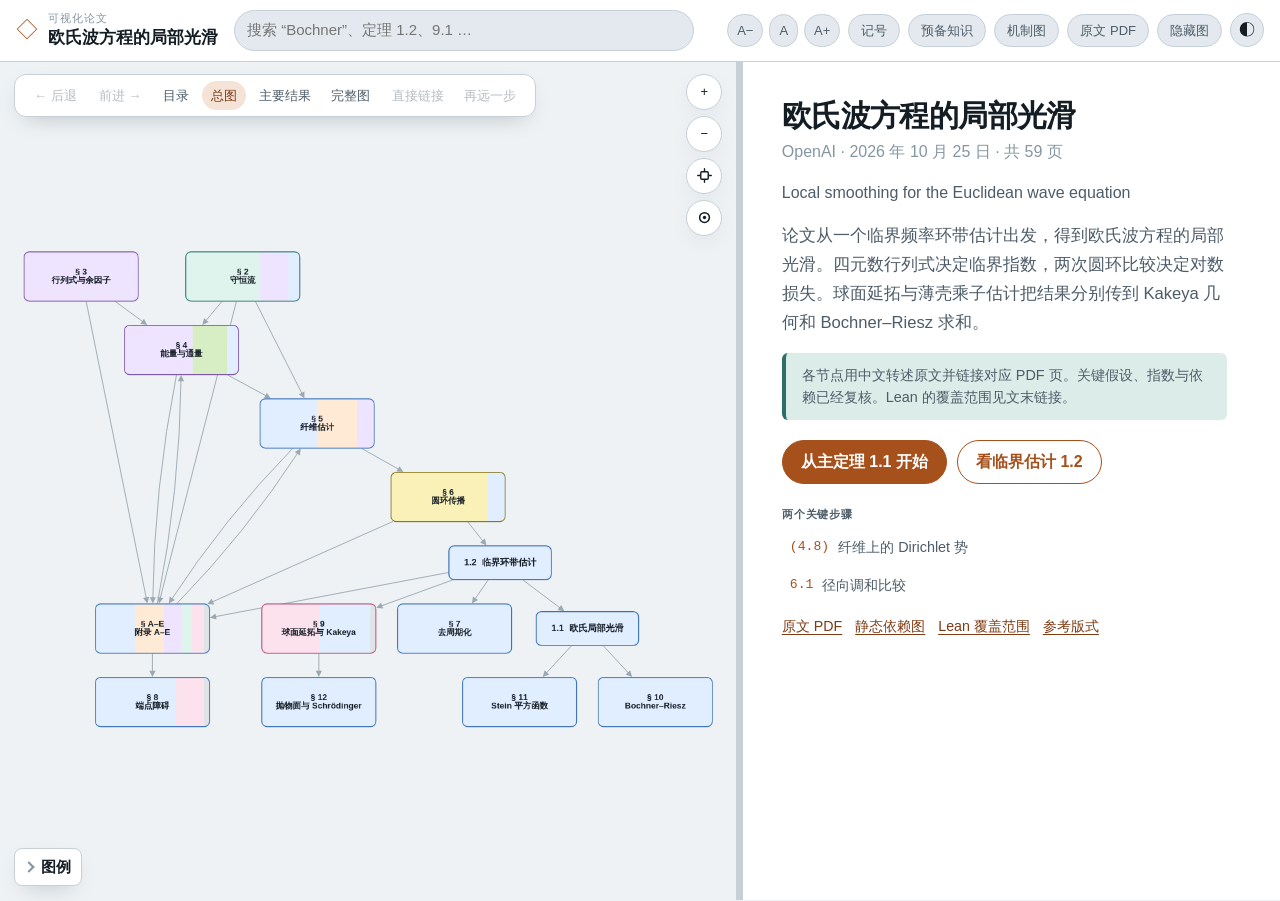
<file: index.html>
<!doctype html>
<html lang="zh-CN">
<head>
<meta charset="utf-8">
<meta name="viewport" content="width=device-width, initial-scale=1">
<meta http-equiv="Content-Security-Policy"
  content="default-src 'none'; script-src 'self' file:; style-src 'self' file: 'unsafe-inline'; img-src 'self' file: data:; font-src 'self' file:; form-action 'none'; base-uri 'none'">
<title>欧氏波方程的局部光滑 — 可视化论文</title>
<meta name="description" content="论文《Local smoothing for the Euclidean wave equation》的交互式可视化伴侣：证明依赖图、陈述、分步推导、记号与原文图解。">
<link rel="stylesheet" href="assets/vendor/katex.min.css">
<link rel="stylesheet" href="assets/style.css">
</head>
<body>
<a class="skip-link" href="#panel">跳到阅读面板</a>

<header class="topbar">
  <button type="button" class="topbar__brand" id="brand-home" aria-label="显示欢迎面板">
    <span class="topbar__mark" aria-hidden="true">◇</span>
    <span class="topbar__titles">
      <span class="topbar__kicker">可视化论文</span>
      <span class="topbar__title">欧氏波方程的局部光滑</span>
    </span>
  </button>

  <div class="topbar__search">
    <label class="sr-only" for="search-input">搜索标题、编号</label>
    <input id="search-input" type="text" placeholder="搜索 “Bochner”、定理 1.2、9.1 …" autocomplete="off">
    <div id="search-results" class="search-results" hidden></div>
  </div>

  <div class="topbar__actions">
    <div class="reading-size" role="group" aria-label="字号">
      <button type="button" class="reading-btn" id="text-smaller" title="缩小字号">A−</button>
      <button type="button" class="reading-btn" id="text-reset" title="重置字号">A</button>
      <button type="button" class="reading-btn" id="text-larger" title="放大字号">A+</button>
    </div>
    <button type="button" class="reading-btn" id="notation-btn" title="记号与符号">记号</button>
    <a class="reading-btn paper-link" id="prerequisites-link" href="prerequisites.html">预备知识</a>
    <button type="button" class="reading-btn" id="figures-btn" title="机制图">机制图</button>
    <a class="reading-btn paper-link" href="paper.pdf">原文 PDF</a>
    <button type="button" class="reading-btn reading-graph-toggle" id="toggle-graph" aria-pressed="false" title="隐藏依赖图（g）">隐藏图</button>
    <button type="button" class="icon-button" id="theme-toggle" title="切换浅色 / 深色" aria-label="切换主题">
      <span aria-hidden="true">◐</span>
    </button>
  </div>
</header>

<nav class="tabbar" aria-label="面板切换">
  <button type="button" class="tabbar__btn is-active" data-pane="graph">图</button>
  <button type="button" class="tabbar__btn" data-pane="panel">阅读面板</button>
</nav>

<main class="layout">

  <section id="graph-pane" class="pane pane--graph" aria-label="依赖图">
    <div id="cy" tabindex="0" aria-label="依赖图：+ − 缩放，0 适应屏幕。"></div>
    <div id="outline" hidden></div>

    <div class="graph-toolbar" role="toolbar" aria-label="图操作">
      <button type="button" class="graph-btn graph-btn--history" id="history-back" title="后退（Alt+←）">← 后退</button>
      <button type="button" class="graph-btn graph-btn--history" id="history-forward" title="前进（Alt+→）">前进 →</button>
      <button type="button" class="graph-btn" id="outline-toggle" aria-pressed="false">目录</button>
      <button type="button" class="graph-btn graph-btn--map" id="whole-map" title="回到分区与主定理总图">总图</button>
      <div class="graph-tiers" role="group" aria-label="显示范围">
        <button type="button" class="graph-btn" id="view-essentials" aria-pressed="false">主要结果</button>
        <button type="button" class="graph-btn" id="view-everything" aria-pressed="false">完整图</button>
      </div>
      <div class="graph-hops" role="group" aria-label="跟随链接的距离">
        <button type="button" class="graph-btn" id="hops-1" aria-pressed="true">直接链接</button>
        <button type="button" class="graph-btn" id="hops-2" aria-pressed="false">再远一步</button>
      </div>
    </div>

    <div class="graph-zoom" role="toolbar" aria-label="缩放" aria-orientation="vertical">
      <button type="button" class="graph-btn graph-btn--icon" id="zoom-in" title="放大（+）">+</button>
      <button type="button" class="graph-btn graph-btn--icon" id="zoom-out" title="缩小（−）">−</button>
      <button type="button" class="graph-btn graph-btn--icon" id="zoom-fit" title="适应屏幕（0）">
        <svg viewBox="0 0 16 16" width="15" height="15" aria-hidden="true"><rect x="4" y="4" width="8" height="8" rx="1.2" fill="none" stroke="currentColor" stroke-width="1.5"/><path d="M8 0.8v2.4M8 12.8v2.4M0.8 8h2.4M12.8 8h2.4" stroke="currentColor" stroke-width="1.5" stroke-linecap="round"/></svg>
      </button>
      <button type="button" class="graph-btn graph-btn--icon" id="zoom-selection" title="缩放到所选">
        <svg viewBox="0 0 16 16" width="15" height="15" aria-hidden="true"><circle cx="8" cy="8" r="5.2" fill="none" stroke="currentColor" stroke-width="1.6"/><circle cx="8" cy="8" r="1.8" fill="currentColor"/></svg>
      </button>
    </div>

    <div class="graph-legend">
      <button type="button" class="graph-legend__head" id="legend-toggle" aria-expanded="false">
        <i class="graph-legend__chevron" aria-hidden="true"></i>图例
      </button>
      <div class="graph-legend__body" id="legend-body" hidden>
        <p class="legend-caption">颜色表示当前证明直接用到的方法，面积为估计占比。只引用结论时，沿箭头查看该结果的证明。</p>
        <div id="legend-directions"></div>
        <div class="graph-legend__row">
          <span class="graph-legend__key"><i class="legend-arrow"></i>A → B：A 被用于证明 B</span>
        </div>
        <div class="graph-legend__row">
          <span class="graph-legend__key"><i class="legend-arrow legend-arrow--hl"></i>所选或悬停框的箭头</span>
        </div>
      </div>
    </div>
  </section>

  <div class="pane-divider" id="divider" role="separator" tabindex="0" aria-orientation="vertical"
    aria-label="调整阅读面板宽度（方向键；双击重置）" aria-valuemin="25" aria-valuemax="75" aria-valuenow="42"></div>

  <section id="panel" class="pane pane--panel" aria-label="阅读面板" tabindex="-1">
    <div id="panel-content" class="panel-content"></div>
  </section>
</main>

<dialog id="notation-modal" class="modal" aria-label="记号与符号">
  <div class="modal__head">
    <h2>记号与符号</h2>
    <button type="button" class="icon-button modal__close" id="notation-close" aria-label="关闭">×</button>
  </div>
  <div id="notation-body" class="modal__body"></div>
</dialog>

<dialog id="figure-modal" class="modal modal--wide" aria-label="机制图">
  <div class="modal__head">
    <h2>关键机制图</h2>
    <button type="button" class="icon-button modal__close" id="figure-close" aria-label="关闭">×</button>
  </div>
  <div id="figure-body" class="modal__body"></div>
</dialog>

<script src="assets/vendor/cytoscape.min.js"></script>
<script src="assets/vendor/cytoscape-dagre.min.js"></script>
<script src="assets/vendor/katex.min.js"></script>
<script src="assets/data.js"></script>
<script src="assets/prerequisites.js"></script>
<script src="assets/app.js"></script>
</body>
</html>
</file>
<file: assets/style.css>
/* ============================================================
   Visual Paper · 样式（app-shell 形式）
   冷灰底 + 暖铜色；离线字体栈（Source Serif/IBM Plex 的本地替代）。
   ============================================================ */

:root {
  color-scheme: light;
  --font-ui: -apple-system, BlinkMacSystemFont, "Segoe UI", "PingFang SC",
    "Hiragino Sans GB", "Microsoft YaHei", Roboto, sans-serif;
  --font-read: "Charter", "Georgia", "Times New Roman", "Songti SC", serif;
  --font-mono: ui-monospace, SFMono-Regular, Menlo, Consolas, "Liberation Mono", monospace;

  --bg: #eef2f5;
  --surface: #ffffff;
  --surface-2: #e3e9ee;
  --surface-3: #d6dee5;
  --border: #c6d0d8;
  --text: #141c24;
  --text-dim: #4d5c68;
  --text-faint: #8496a3;

  --accent: #a6501c;
  --accent-strong: #7f3a13;
  --accent-tint: #f4e3d6;
  --accent-2: #2c6e68;
  --accent-2-tint: #dcece9;

  --direction-harmonic: #153f7c; --direction-harmonic-tint: #e1eeff; --direction-harmonic-line: #386fb7;
  --direction-hyperbolic: #0c514b; --direction-hyperbolic-tint: #def4ed; --direction-hyperbolic-line: #28796d;
  --direction-quaternionic: #563183; --direction-quaternionic-tint: #efe4ff; --direction-quaternionic-line: #7952a9;
  --direction-elliptic: #78360e; --direction-elliptic-tint: #ffead5; --direction-elliptic-line: #ac5a25;
  --direction-variational: #38571d; --direction-variational-tint: #d7edc4; --direction-variational-line: #608238;
  --direction-potential: #524903; --direction-potential-tint: #faf1b9; --direction-potential-line: #84751d;
  --direction-probability: #273844; --direction-probability-tint: #dfe5e7; --direction-probability-line: #647780;
  --direction-geometric: #831e4a; --direction-geometric-tint: #fce2ed; --direction-geometric-line: #b24a76;

  --edge: #9aa8b2;
  --edge-hi: #a6501c;
  --focus-ring: #1d6fae;
  --shadow: 0 8px 24px -12px rgba(20, 28, 36, 0.35);
  --radius: 8px;
  --panel-w: 42%;
}

:root[data-theme="dark"] {
  color-scheme: dark;
  --bg: #10161a;
  --surface: #171f24;
  --surface-2: #1e282e;
  --surface-3: #283238;
  --border: #313e46;
  --text: #e8eef2;
  --text-dim: #aebac3;
  --text-faint: #74838d;
  --accent: #e69158;
  --accent-strong: #f2ac7c;
  --accent-tint: #3a2a1e;
  --accent-2: #6cbdb5;
  --accent-2-tint: #1c3230;
  --direction-harmonic: #b0d3ff; --direction-harmonic-tint: #192d49; --direction-harmonic-line: #6ca8eb;
  --direction-hyperbolic: #99e0d1; --direction-hyperbolic-tint: #17352f; --direction-hyperbolic-line: #59b6a6;
  --direction-quaternionic: #dcc0ff; --direction-quaternionic-tint: #322643; --direction-quaternionic-line: #b592de;
  --direction-elliptic: #ffc7a0; --direction-elliptic-tint: #3d2a1e; --direction-elliptic-line: #e4955f;
  --direction-variational: #cae7ad; --direction-variational-tint: #273722; --direction-variational-line: #a4c975;
  --direction-potential: #f6e487; --direction-potential-tint: #36311a; --direction-potential-line: #c1ab4d;
  --direction-probability: #c1d0d7; --direction-probability-tint: #343b41; --direction-probability-line: #9aadb6;
  --direction-geometric: #ffb6d3; --direction-geometric-tint: #3d2331; --direction-geometric-line: #df7fa8;

  --edge: #3f4a51;
  --edge-hi: #e69158;
  --shadow: 0 12px 28px -14px rgba(0, 0, 0, 0.6);
}

* { box-sizing: border-box; }
html, body { height: 100%; margin: 0; }
body {
  background: var(--bg); color: var(--text);
  font-family: var(--font-ui); font-size: 15px; line-height: 1.5;
  display: flex; flex-direction: column;
}
[hidden] { display: none !important; }
:focus-visible { outline: 2px solid var(--focus-ring); outline-offset: 2px; }
.mono { font-family: var(--font-mono); }

.sr-only {
  position: absolute; width: 1px; height: 1px; padding: 0; margin: -1px;
  overflow: hidden; clip: rect(0, 0, 0, 0); white-space: nowrap; border: 0;
}
.skip-link {
  position: absolute; left: 8px; top: -40px; z-index: 200;
  background: var(--accent); color: #fff; padding: 8px 12px; border-radius: 6px;
  transition: top .15s ease;
}
.skip-link:focus { top: 8px; }

/* ---------------- 顶栏 ---------------- */
.topbar {
  display: flex; align-items: center; gap: 16px;
  padding: 10px 16px; background: var(--surface);
  border-bottom: 1px solid var(--border);
  position: sticky; top: 0; z-index: 20;
}
.topbar__brand {
  display: flex; align-items: center; gap: 10px; min-width: 0;
  border: 0; background: none; padding: 0; text-align: left; color: inherit; cursor: pointer;
}
.topbar__mark { font-size: 22px; color: var(--accent); }
.topbar__titles { display: flex; flex-direction: column; min-width: 0; }
.topbar__kicker {
  font-size: 11px; text-transform: uppercase; letter-spacing: .08em; color: var(--text-faint);
}
.topbar__title {
  font-family: var(--font-read); font-weight: 600; font-size: 17px; margin: 0;
  white-space: nowrap; overflow: hidden; text-overflow: ellipsis;
}
.topbar__search { flex: 1 1 auto; max-width: 460px; position: relative; }
.topbar__search input {
  width: 100%; padding: 8px 12px; border-radius: 999px; border: 1px solid var(--border);
  background: var(--surface-2); color: var(--text); font: inherit; outline: none;
}
.topbar__search input:focus { border-color: var(--accent); }
.topbar__actions { display: flex; align-items: center; flex-wrap: wrap; gap: 8px; margin-left: auto; }

.icon-button {
  border: 1px solid var(--border); background: var(--surface-2); color: var(--text);
  border-radius: 999px; width: 34px; height: 34px; cursor: pointer; font-size: 16px;
}
.icon-button:hover { background: var(--surface-3); }

.reading-btn {
  border: 1px solid var(--border); background: var(--surface-2); color: var(--text-dim);
  border-radius: 999px; padding: 6px 12px; font: inherit; font-size: 13px; cursor: pointer;
}
.reading-btn:hover { color: var(--text); border-color: var(--accent); }
.reading-size { display: flex; gap: 6px; }
.reading-size .reading-btn { padding: 6px 9px; }
.reading-graph-toggle.is-active { background: var(--accent-tint); color: var(--accent-strong); border-color: var(--accent); }

/* ---------------- 移动端标签 ---------------- */
.tabbar { display: none; background: var(--surface); border-bottom: 1px solid var(--border); }
.tabbar__btn {
  flex: 1; padding: 10px; border: 0; background: none; color: var(--text-dim); font: inherit; cursor: pointer;
}
.tabbar__btn.is-active { color: var(--accent); font-weight: 600; }

/* ---------------- 主布局 ---------------- */
.layout { flex: 1; display: flex; min-height: 0; position: relative; }
.pane { min-width: 0; min-height: 0; }
.pane--graph { flex: 1 1 auto; position: relative; }
.pane--panel {
  flex: 0 0 var(--panel-w); max-width: 78%; min-width: 300px;
  background: var(--surface); border-left: 1px solid var(--border);
  overflow: hidden;
}
.layout.graph-hidden .pane--graph { display: none; }
.layout.graph-hidden .pane-divider { display: none; }
.layout.graph-hidden .pane--panel { flex: 1 1 auto; max-width: 100%; }

.pane-divider {
  flex: 0 0 6px; cursor: col-resize; background: var(--border);
  position: relative; z-index: 5;
}
.pane-divider:hover, .pane-divider:focus { background: var(--accent); }

/* ---------------- 图 ---------------- */
#cy { width: 100%; height: 100%; outline: none; }
#outline { width: 100%; height: 100%; overflow: auto; padding: 14px; background: var(--bg); }
#outline ul { list-style: none; margin: 0; padding-left: 16px; }
#outline > ul { padding-left: 0; }
#outline button {
  width: 100%; text-align: left; background: none; border: 0; padding: 6px 4px;
  color: var(--text); font: inherit; cursor: pointer; border-radius: 6px;
}
#outline button:hover { background: var(--surface-2); }

.graph-toolbar {
  position: absolute; left: 14px; top: 12px; display: flex; align-items: center; gap: 8px; flex-wrap: wrap;
  background: var(--surface); border: 1px solid var(--border); border-radius: 999px;
  padding: 6px 10px; box-shadow: var(--shadow); z-index: 6; max-width: calc(100% - 28px);
}
.graph-btn {
  border: 0; background: none; color: var(--text-dim); font: inherit; font-size: 13px; font-weight: 500;
  padding: 5px 9px; border-radius: 999px; cursor: pointer;
}
.graph-btn:hover { background: var(--surface-2); color: var(--text); }
.graph-btn[aria-pressed="true"] { background: var(--accent-tint); color: var(--accent-strong); }
.graph-btn:disabled { opacity: .4; cursor: default; }
.graph-tiers, .graph-hops { display: flex; gap: 2px; }

.graph-zoom {
  position: absolute; right: 14px; top: 12px; display: flex; flex-direction: column; gap: 6px; z-index: 6;
}
.graph-btn--icon {
  width: 36px; height: 36px; border-radius: 50%; padding: 0; display: grid; place-items: center;
  background: var(--surface); border: 1px solid var(--border); box-shadow: var(--shadow); color: var(--text);
}
.graph-btn--icon:hover { border-color: var(--accent); color: var(--accent); }

/* 图例 */
.graph-legend {
  position: absolute; left: 14px; bottom: 14px; width: 250px;
  background: var(--surface); border: 1px solid var(--border); border-radius: var(--radius);
  box-shadow: var(--shadow); z-index: 6; overflow: hidden;
}
.graph-legend__head {
  width: 100%; display: flex; align-items: center; gap: 8px; border: 0; background: none;
  padding: 9px 12px; font: inherit; font-weight: 600; cursor: pointer; color: var(--text);
}
.graph-legend__chevron {
  width: 8px; height: 8px; border-right: 2px solid var(--text-faint); border-bottom: 2px solid var(--text-faint);
  transform: rotate(45deg); transition: transform .15s;
}
.graph-legend__head[aria-expanded="false"] .graph-legend__chevron { transform: rotate(-45deg); }
.graph-legend__body { padding: 4px 12px 12px; }
.graph-legend__row { display: flex; gap: 14px; padding: 4px 0; font-size: 12.5px; color: var(--text-dim); }
.legend-caption { margin: 1px 0 5px; font-size: 12px; color: var(--text-dim); }
#legend-directions .graph-legend__row { gap: 8px; align-items: center; }
.legend-swatch {
  width: 14px; height: 14px; flex: 0 0 14px; border-radius: 4px;
  background: var(--direction-tint); border: 2px solid var(--direction-line);
}
[data-direction="harmonic"] { --direction-color: var(--direction-harmonic); --direction-tint: var(--direction-harmonic-tint); --direction-line: var(--direction-harmonic-line); }
[data-direction="hyperbolic"] { --direction-color: var(--direction-hyperbolic); --direction-tint: var(--direction-hyperbolic-tint); --direction-line: var(--direction-hyperbolic-line); }
[data-direction="quaternionic"] { --direction-color: var(--direction-quaternionic); --direction-tint: var(--direction-quaternionic-tint); --direction-line: var(--direction-quaternionic-line); }
[data-direction="elliptic"] { --direction-color: var(--direction-elliptic); --direction-tint: var(--direction-elliptic-tint); --direction-line: var(--direction-elliptic-line); }
[data-direction="variational"] { --direction-color: var(--direction-variational); --direction-tint: var(--direction-variational-tint); --direction-line: var(--direction-variational-line); }
[data-direction="potential"] { --direction-color: var(--direction-potential); --direction-tint: var(--direction-potential-tint); --direction-line: var(--direction-potential-line); }
[data-direction="probability"] { --direction-color: var(--direction-probability); --direction-tint: var(--direction-probability-tint); --direction-line: var(--direction-probability-line); }
[data-direction="geometric"] { --direction-color: var(--direction-geometric); --direction-tint: var(--direction-geometric-tint); --direction-line: var(--direction-geometric-line); }
.legend-arrow {
  width: 16px; height: 0; border-top: 2px solid var(--edge); display: inline-block; margin-right: 6px; vertical-align: middle; position: relative;
}
.legend-arrow::after {
  content: ""; position: absolute; right: -1px; top: -4px; border-left: 6px solid var(--edge);
  border-top: 4px solid transparent; border-bottom: 4px solid transparent;
}
.legend-arrow--hl { border-top-color: var(--edge-hi); }
.legend-arrow--hl::after { border-left-color: var(--edge-hi); }
.graph-legend__key { display: flex; align-items: center; }

/* ---------------- 阅读面板 ---------------- */
.panel-content { height: 100%; overflow-y: auto; padding: 26px clamp(18px, 3vw, 40px) 70px; }
.panel-empty { color: var(--text-faint); padding: 40px 10px; }

.welcome { max-width: 640px; }
.welcome h2 { font-family: var(--font-read); font-size: 1.9rem; line-height: 1.2; margin: 6px 0; letter-spacing: -0.02em; }
.welcome .byline { color: var(--text-faint); margin: 0 0 18px; }
.welcome .abstract { color: var(--text-dim); }
.welcome .rule {
  border-left: 4px solid var(--accent-2); background: var(--accent-2-tint);
  border-radius: 6px; padding: 12px 16px; margin: 16px 0; color: var(--text-dim); font-size: .9rem;
}
.welcome__actions { display: flex; gap: 10px; flex-wrap: wrap; margin: 20px 0; }
.welcome-btn {
  border: 1px solid var(--accent); background: var(--accent); color: #fff;
  border-radius: 999px; padding: 9px 18px; font: inherit; font-weight: 600; cursor: pointer;
}
.welcome-btn--ghost { background: none; color: var(--accent); }

.node-head { margin-bottom: 14px; }
.direction-summary { display:flex; flex-direction:column; align-items:flex-start; gap:5px; margin:8px 0 14px; font-size:.84em; color:var(--text-dim); }
.direction-shares { display:flex; flex-wrap:wrap; gap:6px; list-style:none; padding:0; margin:0; }
.direction-share { color:var(--direction-color); background:var(--direction-tint); border:1px solid var(--direction-line); border-radius:6px; padding:2px 7px; }
.node-head__eyebrow { display: flex; gap: 8px; align-items: center; margin-bottom: 8px; flex-wrap: wrap; }
.node-head__title { font-family: var(--font-read); font-size: 1.55rem; line-height: 1.25; margin: 0; letter-spacing: -0.015em; }

.badge {
  display: inline-block; font-size: 11px; font-weight: 600; padding: 2px 9px; border-radius: 999px;
  text-transform: uppercase; letter-spacing: .02em; background: var(--surface-2); color: var(--text-dim);
}
.badge.src { background: none; color: var(--text-faint); text-transform: none; font-family: var(--font-mono); }

.section-label {
  font-size: 11px; font-weight: 700; text-transform: uppercase; letter-spacing: .08em;
  color: var(--text-faint); margin: 22px 0 8px;
}
.prose { color: var(--text-dim); font-family: var(--font-read); font-size: 1rem; }
.prose p { margin: 0 0 10px; }
.katex-display { margin: 12px 0; overflow-x: auto; overflow-y: hidden; padding: 2px 0; }

.uses-list { display: flex; flex-direction: column; gap: 4px; }
.uses-list a {
  display: flex; gap: 9px; text-decoration: none; color: var(--text-dim);
  padding: 6px 8px; border-radius: 6px; font-size: .9rem;
}
.uses-list a:hover { background: var(--surface-2); color: var(--accent); }
.uses-list__num { font-family: var(--font-mono); color: var(--accent); font-size: .82rem; }

/* 可折叠步骤 */
.step { border: 1px solid var(--border); border-radius: var(--radius); margin-bottom: 8px; overflow: hidden; }
.step__head {
  display: flex; gap: 10px; align-items: center; padding: 10px 14px; cursor: pointer;
  background: var(--surface-2); font-weight: 600;
}
.step__num { font-family: var(--font-mono); color: var(--accent); font-size: .82rem; }
.step__body { padding: 12px 16px; color: var(--text-dim); font-family: var(--font-read); display: none; }
.step[open] .step__body { display: block; }
.step[open] .step__head { border-bottom: 1px solid var(--border); }
.prerequisite { border-color: var(--direction-line); }
.prerequisite > .step__head { background: var(--direction-tint); color: var(--direction-color); }
.prerequisite[open] > .step__head { border-color: var(--direction-line); }
.prerequisite__sources { margin-top: 10px; }

/* ---------------- 弹窗 ---------------- */
.modal {
  border: 1px solid var(--border); border-radius: 12px; padding: 0;
  background: var(--surface); color: var(--text); max-width: 92vw; width: 640px; box-shadow: var(--shadow);
}
.modal--wide { width: 860px; }
.modal::backdrop { background: rgba(16, 22, 26, .55); }
.modal__head {
  display: flex; align-items: center; justify-content: space-between;
  padding: 14px 18px; border-bottom: 1px solid var(--border);
}
.modal__head h2 { margin: 0; font-size: 1.1rem; font-family: var(--font-read); }
.modal__body { padding: 18px; max-height: 74vh; overflow-y: auto; }

.notation-grid { display: grid; grid-template-columns: repeat(auto-fill, minmax(250px, 1fr)); gap: 12px; }
.nota-card { border: 1px solid var(--border); border-radius: var(--radius); padding: 13px 15px; }
.nota-card .sym { font-weight: 700; color: var(--accent-strong); display: flex; justify-content: space-between; gap: 8px; align-items: baseline; }
.nota-card .sym .p { font-family: var(--font-mono); font-size: .72rem; color: var(--text-faint); font-weight: 500; }
.nota-card .mean { color: var(--text-dim); font-size: .85rem; margin: 8px 0 0; }

.fig-card { border: 1px solid var(--border); border-radius: var(--radius); padding: 16px; margin-bottom: 16px; }
.fig-card h4 { margin: 0 0 4px; font-size: 1.02rem; }
.fig-card .cap { color: var(--text-faint); font-size: .82rem; margin: 0 0 12px; }

/* 字号缩放（作用于阅读面板） */
#panel-content { font-size: 1rem; }
body[data-reading-size="sm"] #panel-content { font-size: .9rem; }
body[data-reading-size="lg"] #panel-content { font-size: 1.12rem; }

/* ---------------- 响应式 ---------------- */
@media (max-width: 1080px) {
  .topbar { flex-wrap: wrap; }
  .topbar__search { min-width: min(100%, 12rem); }
}
@media (max-width: 860px) {
  .topbar { gap: 10px; flex-wrap: wrap; }
  .reading-size, #notation-btn, #figures-btn, .topbar__title { display: none; }
  .tabbar { display: flex; }
  .layout { flex-direction: column; }
  .pane-divider { display: none; }
  .pane--panel { flex: 1 1 auto; max-width: 100%; border-left: 0; border-top: 1px solid var(--border); display: none; }
  body[data-pane="panel"] .pane--panel { display: block; }
  body[data-pane="panel"] .pane--graph { display: none; }
  body[data-pane="graph"] .pane--graph { display: block; }
  .graph-legend { width: 200px; }
}

[hidden] { display: none !important; }
:root {
  --font-ui: "Instrument Sans", "PingFang SC", "Microsoft YaHei", sans-serif;
  --font-read: "Source Sans 3", "PingFang SC", "Microsoft YaHei", sans-serif;
}
.pane--graph {
  background-image: radial-gradient(var(--border) .65px, transparent .65px);
  background-size: 20px 20px;
}
.graph-toolbar { border-radius: 12px; max-width: calc(100% - 80px); gap: 4px; }
.graph-legend { width: max-content; max-width: calc(100% - 28px); }
.graph-legend:has([aria-expanded="true"]) { width: 250px; }
.graph-legend__head { padding: 7px 10px; }
.paper-link { text-decoration: none; white-space: nowrap; }
.panel-content { scrollbar-gutter: stable; }
.panel-content > div, .panel-content > article, .welcome { max-width: 68ch; }
.welcome h2 { margin-top: 8px; line-height: 1.28; }
.welcome .paper-original { color: var(--text-dim); margin: 0 0 16px; line-height: 1.4; }
.welcome .abstract { font-size: 1.04rem; line-height: 1.75; }
.source-links { display: flex; flex-wrap: wrap; gap: 6px 13px; font-size: .89em; }
.source-links a, .fig-card a, .panel-content article > a { color: var(--accent-strong); text-underline-offset: .2em; }
.panel-content article h2 { margin: 0; }
.badge.src { color: var(--text-dim); text-decoration: underline; }
.section-label { color: var(--text-dim); }
.prose { font-size: inherit; line-height: 1.72; }
.step__head { list-style: none; }
.step__head::after { margin-left: auto; content: "＋"; color: var(--text-dim); }
.step[open] .step__head::after { content: "−"; }
.step__head::-webkit-details-marker { display: none; }
.fig-card { margin: 16px 0; }
.fig-card img { width: 100%; height: auto; display: block; background: #fff; }
.fig-card figcaption { margin: 9px 0 0; color: var(--text-dim); }
#outline { padding: 112px 16px 20px; }
#outline details { margin: 0 auto 8px; padding: 8px 12px; max-width: 46rem; background: var(--surface); border: 1px solid var(--border); border-radius: var(--radius); }
#outline summary { cursor: pointer; }
#outline .uses-list { padding: 8px 0 0 10px; }
.search-results { position: absolute; inset: calc(100% + 8px) 0 auto; max-height: min(390px,65vh); overflow: auto; background: var(--surface); border: 1px solid var(--border); border-radius: 12px; box-shadow: var(--shadow); z-index: 30; }
.search-results__item { display: block; width: 100%; padding: 8px 12px; text-align: left; border: 0; color: var(--text); background: transparent; font: inherit; }
button.search-results__item { cursor: pointer; }
button.search-results__item:hover, button.search-results__item:focus-visible { background: var(--surface-2); }
.search-results__num { margin-right: 8px; color: var(--accent-strong); font-size: .82em; }
@media (max-width: 860px) {
  .pane--graph { flex: 1 1 auto; }
  .pane--panel { min-width: 0; }
  .topbar__title { display: block; font-size: 15px; }
  .topbar__kicker, #toggle-graph { display: none; }
  #notation-btn, #figures-btn { display: block; }
  .topbar__brand { flex: 1; }
  .topbar__search { order: 3; max-width: none; flex: 1 0 100%; }
  .graph-toolbar { left: 8px; top: 8px; max-width: calc(100% - 58px); padding: 4px 6px; }
  .graph-btn { padding: 5px 7px; }
  .graph-zoom { right: 8px; top: 8px; }
  .graph-btn--icon { padding: 0; }
  .notation-grid { grid-template-columns: repeat(auto-fill, minmax(min(235px, 100%), 1fr)); }
}
@media (max-width: 460px) {
  .topbar { padding: 8px 10px; }
  .topbar__actions { gap: 5px; }
  .paper-link, .topbar__mark { display: none; }
  .topbar__actions .reading-btn { padding: 4px 7px; }
}
</file>
